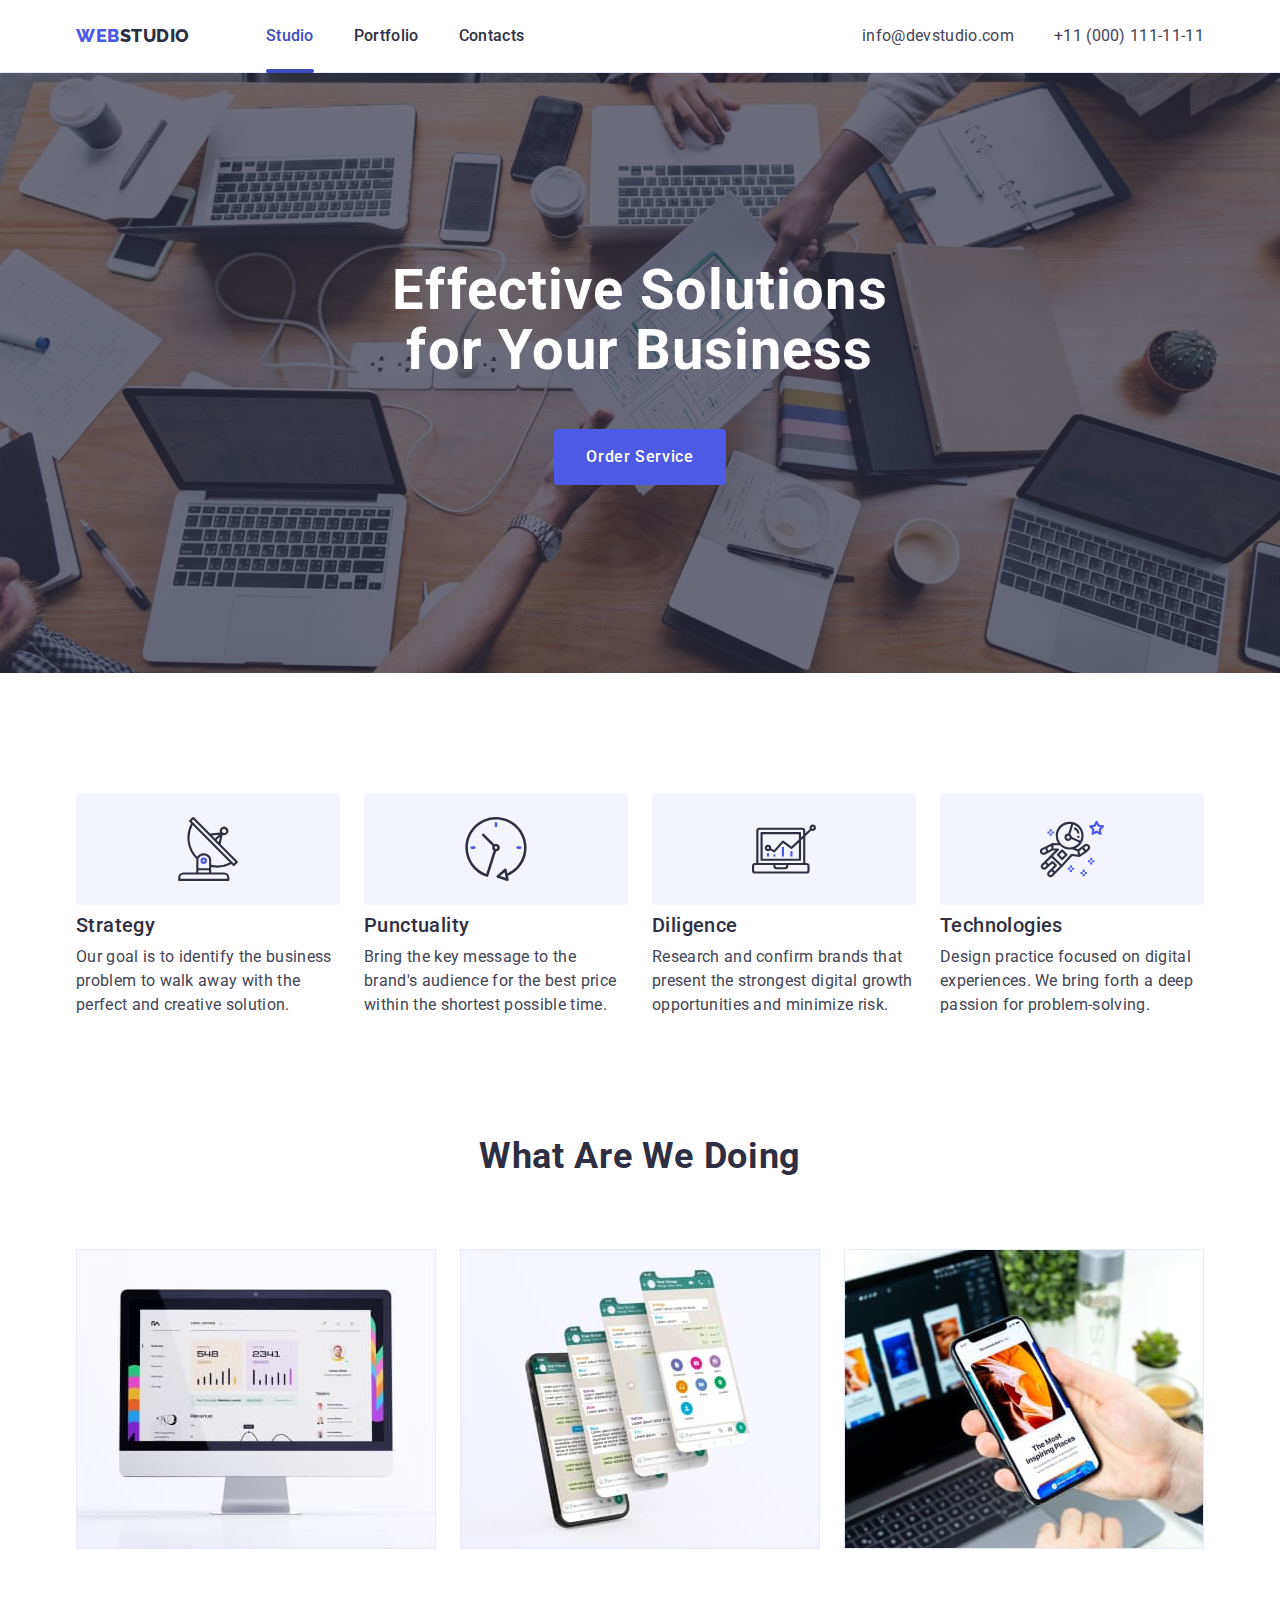
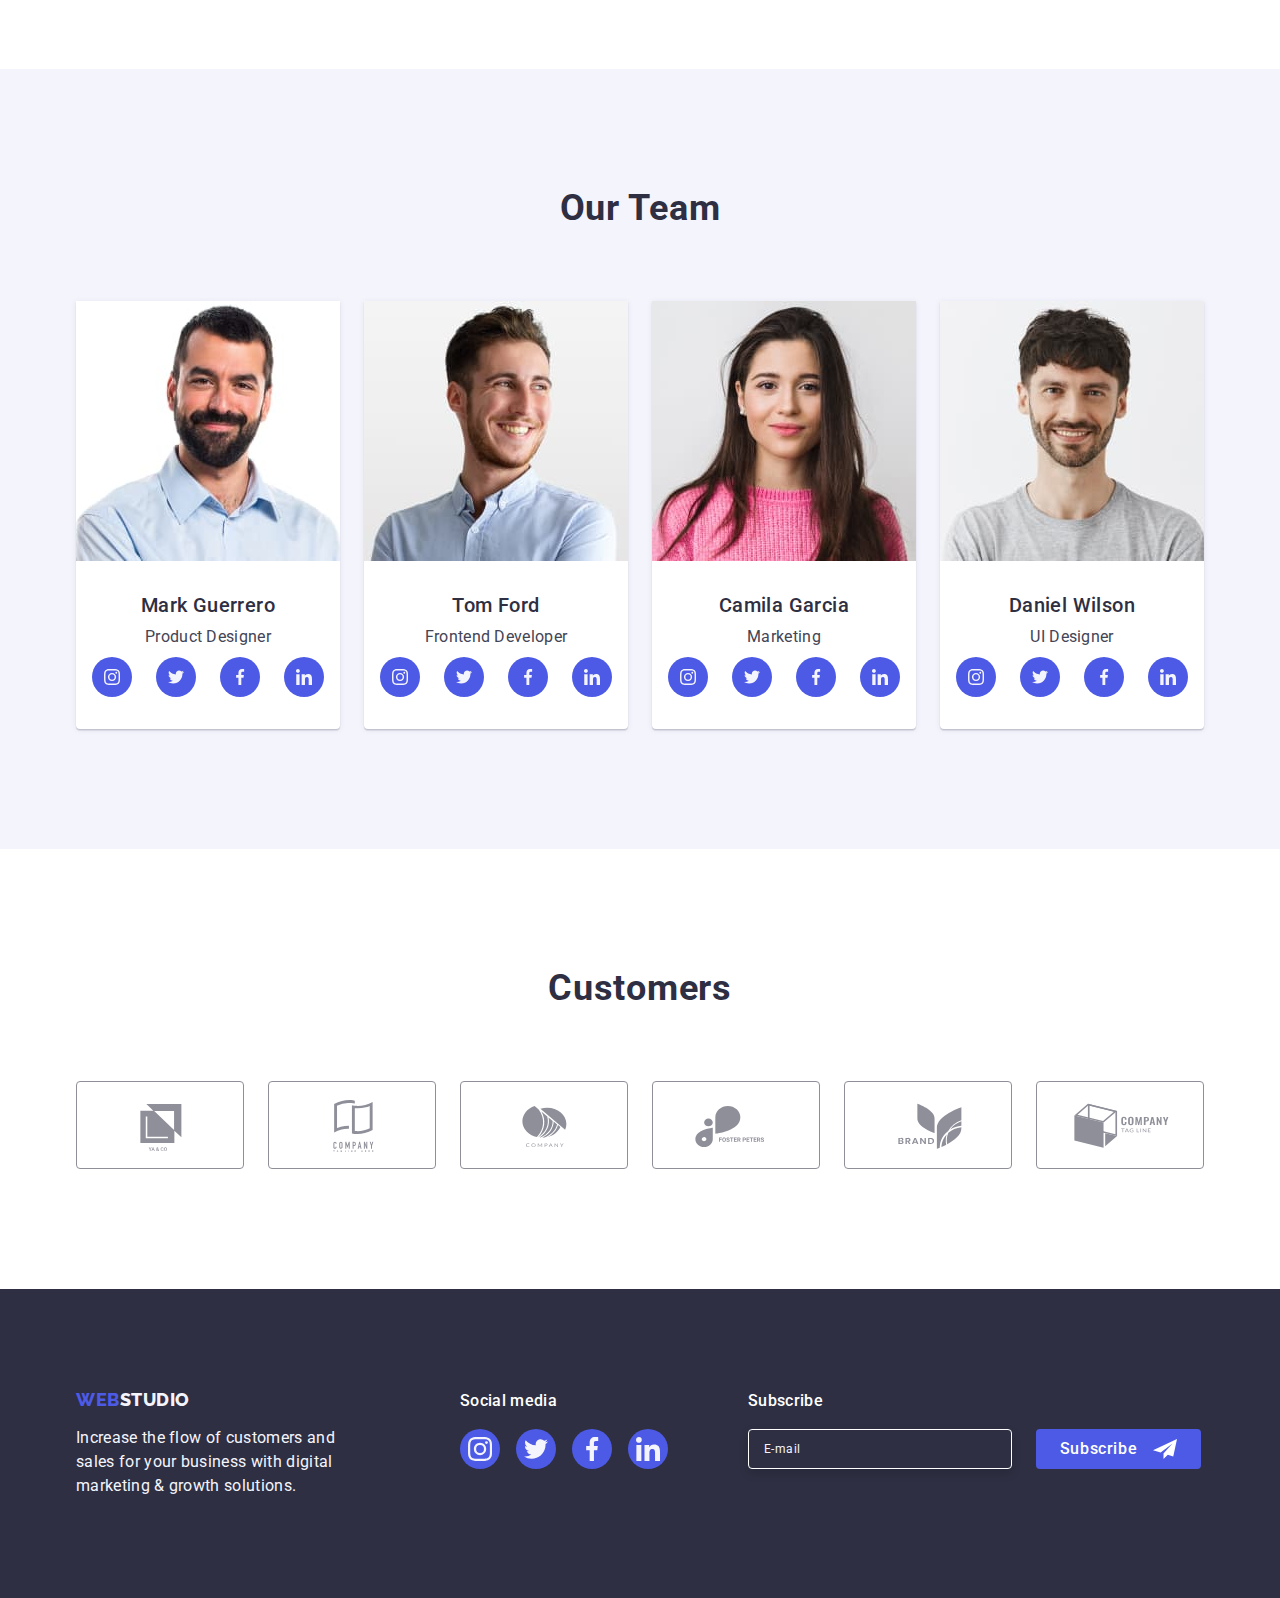
<file: index.html>
<!DOCTYPE html>
<html lang="en">
  <head>
    <meta charset="UTF-8" />
    <meta http-equiv="X-UA-Compatible" content="IE=edge" />
    <meta name="viewport" content="width=device-width, initial-scale=1.0" />
    <title>Document</title>
    <link rel="preconnect" href="https://fonts.googleapis.com" />
    <link rel="preconnect" href="https://fonts.gstatic.com" crossorigin />
    <link
      href="https://fonts.googleapis.com/css2?family=Raleway:wght@800&family=Roboto:wght@400;500;700&display=swap"
      rel="stylesheet"
    />
    <link
      rel="stylesheet"
      href="https://cdnjs.cloudflare.com/ajax/libs/modern-normalize/1.1.0/modern-normalize.min.css"
    />
    <link rel="stylesheet" href="./css/styles.css" />
  </head>
  <body>
    <header class="header">
      <div class="container wrapper">
        <nav class="nav">
          <a class="logo link" href="./index.html">
            Web<span class="logo-studio">Studio</span></a
          >
          <ul class="list header-list">
            <li class="header-item">
              <a class="nav-element link current" href="./index.html">Studio</a>
            </li>
            <li class="header-item">
              <a class="nav-element link" href="./portfolio.html">Portfolio</a>
            </li>
            <li class="header-item">
              <a class="nav-element link" href="">Contacts</a>
            </li>
          </ul>
        </nav>
        <address class="address">
          <ul class="address list">
            <li>
              <a class="contact link" href="mailto:info@devstudio.com"
                >info@devstudio.com</a
              >
            </li>
            <li>
              <a class="contact link" href="tel:+110001111111"
                >+11 (000) 111-11-11</a
              >
            </li>
          </ul>
        </address>
      </div>
    </header>
    <main>
      <section class="hero">
        <div class="container">
          <h1 class="hero-title">Effective Solutions for Your Business</h1>
          <button type="button" class="button" data-modal-open>
            Order Service
          </button>
        </div>
      </section>
      <section class="section section-approaches">
        <div class="container">
          <h2 class="section-title visually-hidden">Ways to achieve success</h2>
          <ul class="feature-list list">
            <li class="feature-item">
              <div class="feature-icon-container">
                <svg class="feature-icon" width="64" height="64">
                  <use href="./images/icons.svg#icon-antenna"></use>
                </svg>
              </div>
              <h3 class="sub-title">Strategy</h3>
              <p class="text">
                Our goal is to identify the business problem to walk away with
                the perfect and creative solution.
              </p>
            </li>
            <li class="feature-item">
              <div class="feature-icon-container">
                <svg class="feature-icon" width="64" height="64">
                  <use href="./images/icons.svg#icon-clock"></use>
                </svg>
              </div>
              <h3 class="sub-title">Punctuality</h3>
              <p class="text">
                Bring the key message to the brand's audience for the best price
                within the shortest possible time.
              </p>
            </li>
            <li class="feature-item">
              <div class="feature-icon-container">
                <svg class="feature-icon" width="64" height="64">
                  <use href="./images/icons.svg#icon-diagram"></use>
                </svg>
              </div>
              <h3 class="sub-title">Diligence</h3>
              <p class="text">
                Research and confirm brands that present the strongest digital
                growth opportunities and minimize risk.
              </p>
            </li>
            <li class="feature-item">
              <div class="feature-icon-container">
                <svg class="feature-icon" width="64" height="64">
                  <use href="./images/icons.svg#icon-astronaut"></use>
                </svg>
              </div>
              <h3 class="sub-title">Technologies</h3>
              <p class="text">
                Design practice focused on digital experiences. We bring forth a
                deep passion for problem-solving.
              </p>
            </li>
          </ul>
        </div>
      </section>

      <section class="section section-projects">
        <div class="container">
          <h2 class="section-title">What are we doing</h2>
          <ul class="list projects-list">
            <li class="projects-item">
              <img
                src="./images/section1/Rectangle_1.jpg"
                alt="Monitor"
                width="360"
              />
            </li>
            <li class="projects-item">
              <img
                src="./images/section1/Rectangle_2.jpg"
                alt="Phones"
                width="360"
              />
            </li>
            <li class="projects-item">
              <img
                src="./images/section1/Rectangle_3.jpg"
                alt="Phone"
                width="360"
              />
            </li>
          </ul>
        </div>
      </section>
      <section class="section section-team">
        <div class="container">
          <h2 class="section-title">Our Team</h2>
          <ul class="list card-list">
            <li class="card-item">
              <img
                src="./images/section2/img_1.jpg"
                alt="Foto Mark Guerrero"
                width="264"
              />
              <div class="card-description">
                <h3 class="sub-title">Mark Guerrero</h3>
                <p class="text card-description-text">Product Designer</p>
                <ul class="social-list list">
                  <li class="social-item">
                    <a
                      class="social-link link"
                      href=""
                      aria-label="instagram icon"
                    >
                      <svg class="social-icon" width="16" height="16">
                        <use href="./images/icons.svg#icon-instagram"></use>
                      </svg>
                    </a>
                  </li>
                  <li class="social-item">
                    <a
                      class="social-link link"
                      href=""
                      aria-label="twitter icon"
                    >
                      <svg class="social-icon" width="16" height="16">
                        <use href="./images/icons.svg#icon-twitter"></use>
                      </svg>
                    </a>
                  </li>
                  <li class="social-item">
                    <a
                      class="social-link link"
                      href=""
                      aria-label="facebook icon"
                    >
                      <svg class="social-icon" width="16" height="16">
                        <use href="./images/icons.svg#icon-facebook"></use>
                      </svg>
                    </a>
                  </li>
                  <li class="social-item">
                    <a
                      class="social-link link"
                      href=""
                      aria-label="linkedin icon"
                    >
                      <svg class="social-icon" width="16" height="16">
                        <use href="./images/icons.svg#icon-linkedin"></use>
                      </svg>
                    </a>
                  </li>
                </ul>
              </div>
            </li>
            <li class="card-item">
              <img
                src="./images/section2/img_2.jpg"
                alt="Foto Tom Ford"
                width="264"
              />
              <div class="card-description">
                <h3 class="sub-title">Tom Ford</h3>
                <p class="text card-description-text">Frontend Developer</p>
                <ul class="social-list list">
                  <li class="social-item">
                    <a
                      class="social-link link"
                      href=""
                      aria-label="instagram icon"
                    >
                      <svg class="social-icon" width="16" height="16">
                        <use href="./images/icons.svg#icon-instagram"></use>
                      </svg>
                    </a>
                  </li>
                  <li class="social-item">
                    <a
                      class="social-link link"
                      href=""
                      aria-label="twitter icon"
                    >
                      <svg class="social-icon" width="16" height="16">
                        <use href="./images/icons.svg#icon-twitter"></use>
                      </svg>
                    </a>
                  </li>
                  <li class="social-item">
                    <a
                      class="social-link link"
                      href=""
                      aria-label="facebook icon"
                    >
                      <svg class="social-icon" width="16" height="16">
                        <use href="./images/icons.svg#icon-facebook"></use>
                      </svg>
                    </a>
                  </li>
                  <li class="social-item">
                    <a
                      class="social-link link"
                      href=""
                      aria-label="linkedin icon"
                    >
                      <svg class="social-icon" width="16" height="16">
                        <use href="./images/icons.svg#icon-linkedin"></use>
                      </svg>
                    </a>
                  </li>
                </ul>
              </div>
            </li>
            <li class="card-item">
              <img
                src="./images/section2/img_3.jpg"
                alt="Foto Camila Garcia"
                width="264"
              />
              <div class="card-description">
                <h3 class="sub-title">Camila Garcia</h3>
                <p class="text card-description-text">Marketing</p>
                <ul class="social-list list">
                  <li class="social-item">
                    <a
                      class="social-link link"
                      href=""
                      aria-label="instagram icon"
                    >
                      <svg class="social-icon" width="16" height="16">
                        <use href="./images/icons.svg#icon-instagram"></use>
                      </svg>
                    </a>
                  </li>
                  <li class="social-item">
                    <a
                      class="social-link link"
                      href=""
                      aria-label="twitter icon"
                    >
                      <svg class="social-icon" width="16" height="16">
                        <use href="./images/icons.svg#icon-twitter"></use>
                      </svg>
                    </a>
                  </li>
                  <li class="social-item">
                    <a
                      class="social-link link"
                      href=""
                      aria-label="facebook icon"
                    >
                      <svg class="social-icon" width="16" height="16">
                        <use href="./images/icons.svg#icon-facebook"></use>
                      </svg>
                    </a>
                  </li>
                  <li class="social-item">
                    <a
                      class="social-link link"
                      href=""
                      aria-label="linkedin icon"
                    >
                      <svg class="social-icon" width="16" height="16">
                        <use href="./images/icons.svg#icon-linkedin"></use>
                      </svg>
                    </a>
                  </li>
                </ul>
              </div>
            </li>
            <li class="card-item">
              <img
                src="./images/section2/img_4.jpg"
                alt="Foto Daniel Wilson"
                width="264"
              />
              <div class="card-description">
                <h3 class="sub-title">Daniel Wilson</h3>
                <p class="text card-description-text">UI Designer</p>
                <ul class="social-list list">
                  <li class="social-item">
                    <a
                      class="social-link link"
                      href=""
                      aria-label="instagram icon"
                    >
                      <svg class="social-icon" width="16" height="16">
                        <use href="./images/icons.svg#icon-instagram"></use>
                      </svg>
                    </a>
                  </li>
                  <li class="social-item">
                    <a
                      class="social-link link"
                      href=""
                      aria-label="twitter icon"
                    >
                      <svg class="social-icon" width="16" height="16">
                        <use href="./images/icons.svg#icon-twitter"></use>
                      </svg>
                    </a>
                  </li>
                  <li class="social-item">
                    <a
                      class="social-link link"
                      href=""
                      aria-label="facebook icon"
                    >
                      <svg class="social-icon" width="16" height="16">
                        <use href="./images/icons.svg#icon-facebook"></use>
                      </svg>
                    </a>
                  </li>
                  <li class="social-item">
                    <a
                      class="social-link link"
                      href=""
                      aria-label="linkedin icon"
                    >
                      <svg class="social-icon" width="16" height="16">
                        <use href="./images/icons.svg#icon-linkedin"></use>
                      </svg>
                    </a>
                  </li>
                </ul>
              </div>
            </li>
          </ul>
        </div>
      </section>
      <section class="customers section">
        <div class="container">
          <h2 class="section-title title-section-customers">Customers</h2>
          <ul class="list-customers list">
            <li class="item-customer">
              <a href="" class="link-customer link">
                <svg class="customer-icon" width="104" height="56">
                  <use href="./images/icons.svg#icon-logo0"></use>
                </svg>
              </a>
            </li>
            <li class="item-customer">
              <a href="" class="link-customer link">
                <svg class="customer-icon" width="104" height="56">
                  <use href="./images/icons.svg#icon-logo1"></use>
                </svg>
              </a>
            </li>
            <li class="item-customer">
              <a href="" class="link-customer link">
                <svg class="customer-icon" width="104" height="56">
                  <use href="./images/icons.svg#icon-logo2"></use>
                </svg>
              </a>
            </li>
            <li class="item-customer">
              <a href="" class="link-customer link">
                <svg class="customer-icon" width="104" height="56">
                  <use href="./images/icons.svg#icon-logo3"></use>
                </svg>
              </a>
            </li>
            <li class="item-customer">
              <a href="" class="link-customer link">
                <svg class="customer-icon" width="104" height="56">
                  <use href="./images/icons.svg#icon-logo4"></use>
                </svg>
              </a>
            </li>
            <li class="item-customer">
              <a href="" class="link-customer link">
                <svg class="customer-icon" width="104" height="56">
                  <use href="./images/icons.svg#icon-logo5"></use>
                </svg>
              </a>
            </li>
          </ul>
        </div>
      </section>
    </main>

    <footer class="footer">
      <div class="container footer-wrapper">
        <div class="footer-info">
          <a class="logo logo-footer link" href="./index.html">
            Web<span class="footer-studio">Studio</span></a
          >
          <p class="footer-text">
            Increase the flow of customers and sales for your business with
            digital marketing & growth solutions.
          </p>
        </div>
        <div class="footer-social">
          <p class="footer-text footer-text-icon">Social media</p>
          <ul class="footer-social-list list">
            <li class="social-item">
              <a
                class="footer-social-link link"
                href=""
                aria-label="instagram icon"
              >
                <svg class="social-icon" width="24" height="24">
                  <use href="./images/icons.svg#icon-instagram"></use>
                </svg>
              </a>
            </li>
            <li class="social-item">
              <a
                class="footer-social-link link"
                href=""
                aria-label="twitter icon"
              >
                <svg class="social-icon" width="24" height="24">
                  <use href="./images/icons.svg#icon-twitter"></use>
                </svg>
              </a>
            </li>
            <li class="social-item">
              <a
                class="footer-social-link link"
                href=""
                aria-label="facebook icon"
              >
                <svg class="social-icon" width="24" height="24">
                  <use href="./images/icons.svg#icon-facebook"></use>
                </svg>
              </a>
            </li>
            <li class="social-item">
              <a
                class="footer-social-link link"
                href=""
                aria-label="linkedin icon"
              >
                <svg class="social-icon" width="24" height="24">
                  <use href="./images/icons.svg#icon-linkedin"></use>
                </svg>
              </a>
            </li>
          </ul>
        </div>
        <!-- form-footer -->
        <div class="form-footer">
          <p class="footer-media">Subscribe</p>

          <form name="cont-grup">
            <div class="footer-subscribe">
              <label class="footer-label">
                <input
                  class="footer-input"
                  type="email"
                  name="e-mail"
                  placeholder=" "
                />
                <span class="footer-label-email">E-mail</span>
              </label>

              <div class="subscribe-btn-box">
                <button class="subscribe-btn link" type="button">
                  Subscribe
                  <svg class="subscribe-btn-icon" width="24" height="24">
                    <use href="./images/icons.svg#frame-3"></use>
                  </svg>
                </button>
              </div>
            </div>
          </form>
        </div>
      </div>
    </footer>
    <!-- Modal window -->
    <div class="backdrop is-hidden" data-modal>
      <div class="modal">
        <button class="btn-modal-close" type="button" data-modal-close>
          <svg class="close-icon" width="8" height="8">
            <use href="./images/icons.svg#icon-close-modal"></use>
          </svg>
        </button>
        <!-- start -->
        <form class="form" name="user-contacts">
          <p class="form-text">Leave your contacts and we will call you back</p>
          <label class="modal-form-label" for="user-name">Name</label>
          <div class="modal-form-field">
            <input
              class="modal-form-input"
              type="text"
              name="name"
              id="user-name"
              autofocus
            />
            <svg class="user-icon" width="18" height="24">
              <use href="./images/icons.svg#person-black-18dp-1"></use>
            </svg>
          </div>

          <label class="modal-form-label" for="user-tel">Phone</label>
          <div class="modal-form-field">
            <input
              class="modal-form-input"
              type="tel"
              name="telefon"
              id="user-tel"
            />
            <svg class="user-icon" width="18" height="24">
              <use href="./images/icons.svg#phone-black-18dp-1"></use>
            </svg>
          </div>

          <label class="modal-form-label" for="user-email">Email</label>
          <div class="modal-form-field">
            <input
              class="modal-form-input"
              type="email"
              name="e-mail"
              id="user-email"
            />
            <svg class="user-icon" width="18" height="24">
              <use href="./images/icons.svg#email-black-18dp-1"></use>
            </svg>
          </div>

          <label class="modal-form-label" for="user-comment">Comment</label>
          <textarea
            class="comment-text"
            name="comment"
            rows="10"
            id="user-comment"
            placeholder="Text input"
          ></textarea>

          <!-- active check -->

          <label class="forma-agreement">
            <input
              class="agreement-input visually-hidden"
              type="checkbox"
              name="agreement"
            />
            <svg class="agreement-svg" width="16" height="16">
              <use
                class="agreement-icon-default"
                href="./images/icons.svg#property-default"
              ></use>
              <use
                class="agreement-icon-activ"
                href="./images/icons.svg#property-click"
              ></use>
            </svg>
            <span class="policy"
              >I accept the terms and conditions of the
              <a class="policy-link" href="">Privacy Policy </a>
            </span>
          </label>

          <button class="form-btn" type="submit">Send</button>
        </form>
      </div>
    </div>

    <script src="./js/modal.js"></script>
  </body>
</html>
</file>
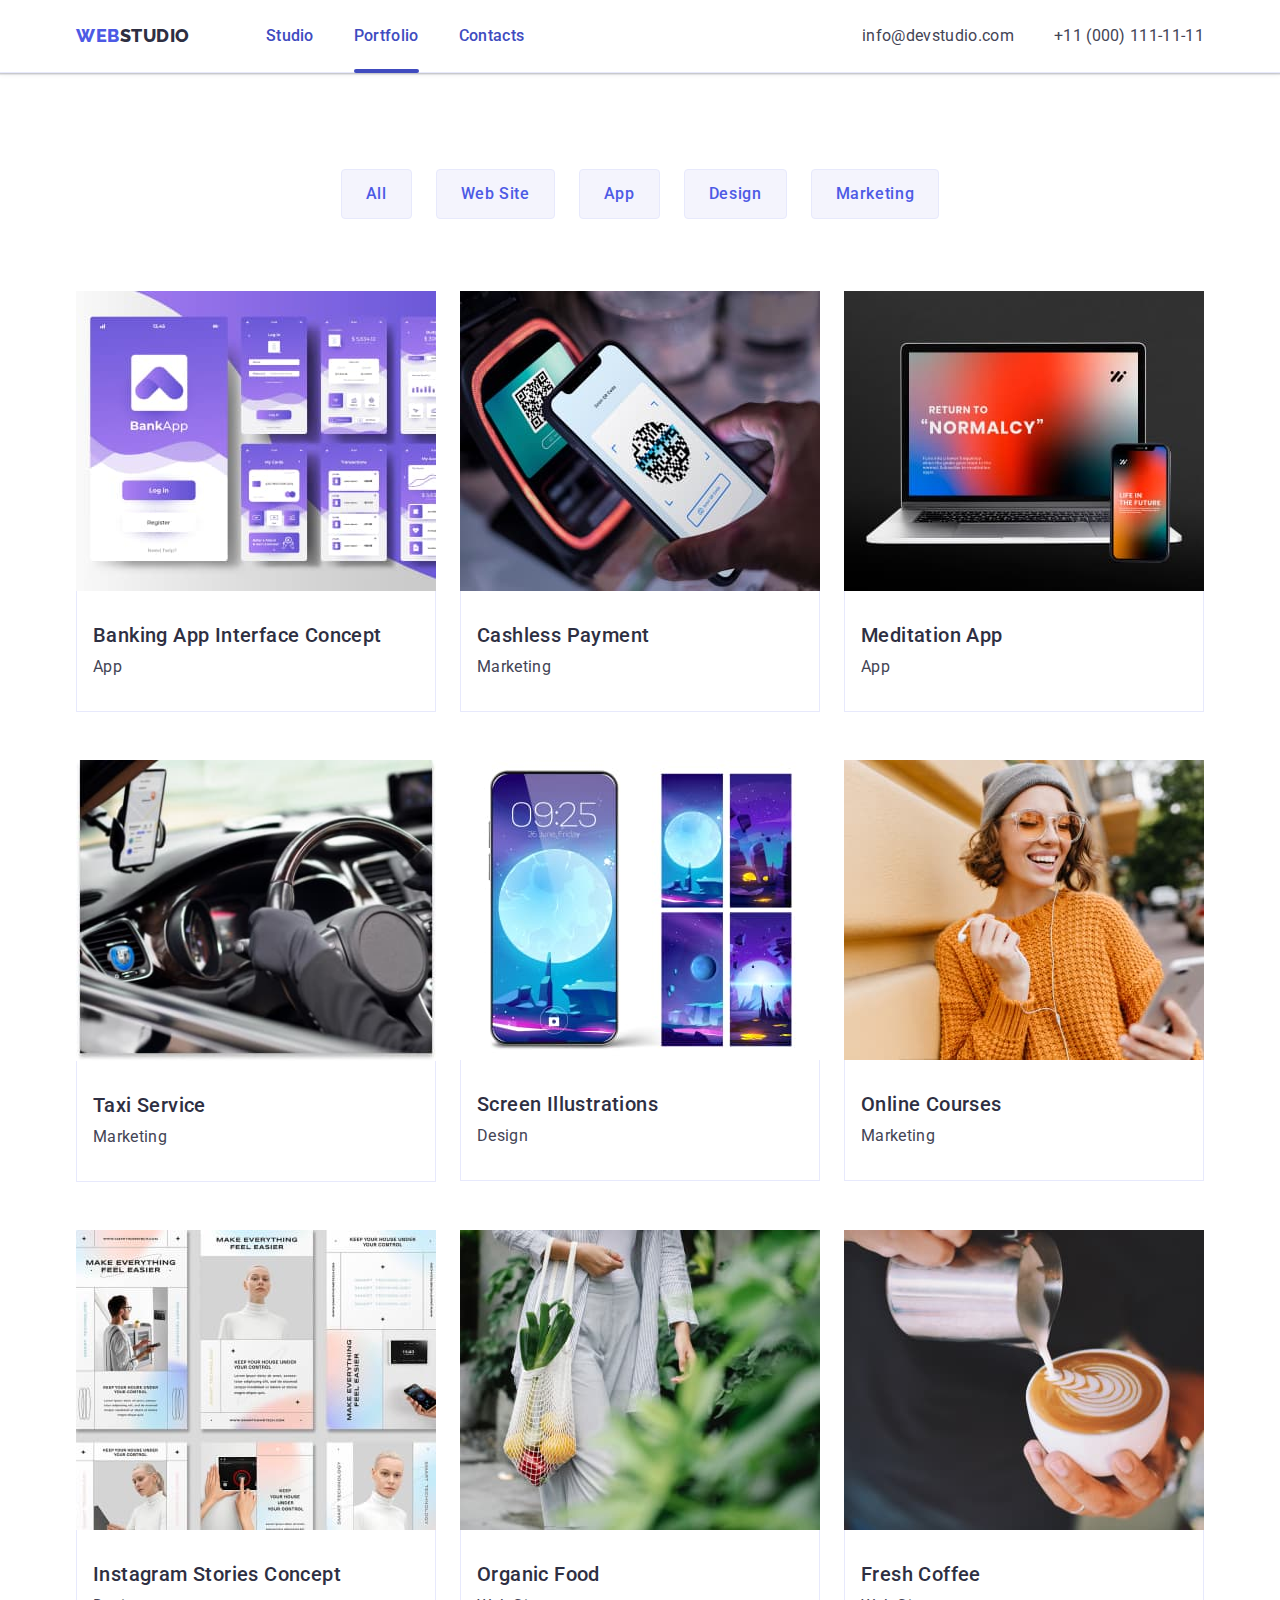
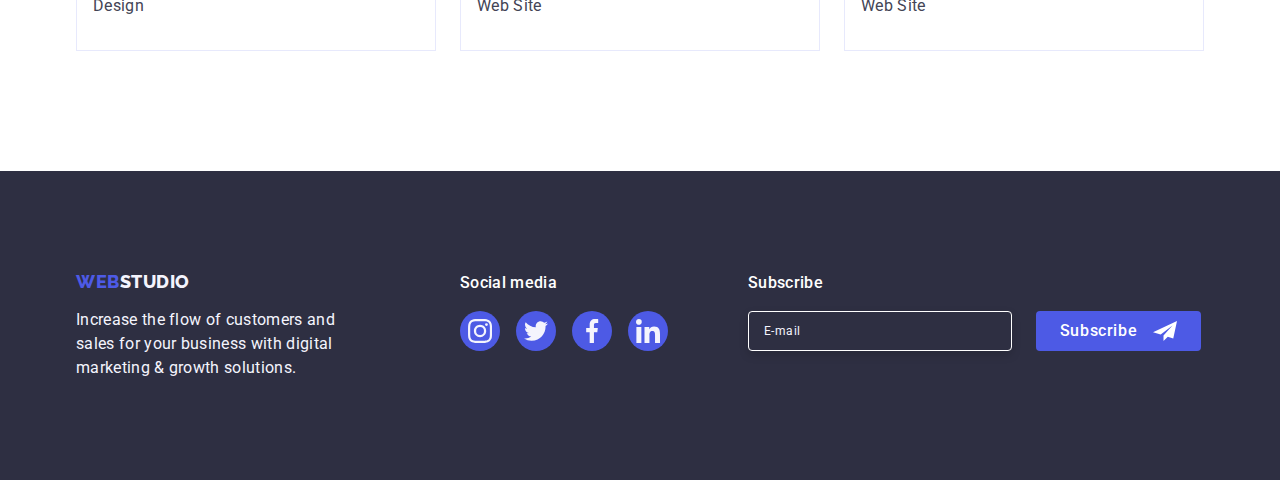
<file: portfolio.html>
<!DOCTYPE html>
<html lang="en">
  <head>
    <meta charset="UTF-8" />
    <meta http-equiv="X-UA-Compatible" content="IE=edge" />
    <meta name="viewport" content="width=device-width, initial-scale=1.0" />
    <title>Document</title>
    <link rel="preconnect" href="https://fonts.googleapis.com" />
    <link rel="preconnect" href="https://fonts.gstatic.com" crossorigin />
    <link
      href="https://fonts.googleapis.com/css2?family=Raleway:wght@800&family=Roboto:wght@400;500;700&display=swap"
      rel="stylesheet"
    />
    <link
      rel="stylesheet"
      href="https://cdnjs.cloudflare.com/ajax/libs/modern-normalize/1.1.0/modern-normalize.min.css"
    />
    <link rel="stylesheet" href="./css/styles.css" />
  </head>
  <body>
    <header class="header">
      <div class="container wrapper">
        <nav class="nav">
          <a class="logo link" href="./index.html">
            Web<span class="logo-studio">Studio</span></a
          >
          <ul class="list header-list">
            <li class="header-item">
              <a class="nav-element link autoper" href="./index.html">Studio</a>
            </li>
            <li class="header-item">
              <a
                class="nav-element link current autoper"
                href="./portfolio.html"
                >Portfolio</a
              >
            </li>
            <li class="header-item">
              <a class="nav-element link autoper" href="">Contacts</a>
            </li>
          </ul>
        </nav>
        <address class="address">
          <ul class="address list">
            <li>
              <a class="contact link" href="mailto:info@devstudio.com"
                >info@devstudio.com</a
              >
            </li>
            <li>
              <a class="contact link" href="tel:+110001111111"
                >+11 (000) 111-11-11</a
              >
            </li>
          </ul>
        </address>
      </div>
    </header>
    <main>
      <section class="work">
        <div class="container">
          <h1 class="visually-hidden">Work</h1>
          <ul class="list work-btn">
            <li><button type="button" class="btn">All</button></li>
            <li><button type="button" class="btn">Web Site</button></li>
            <li><button type="button" class="btn">App</button></li>
            <li><button type="button" class="btn">Design</button></li>
            <li><button type="button" class="btn">Marketing</button></li>
          </ul>
          <ul class="list work-foto">
            <li class="work-item">
              <a href="" class="work-foto-link link">
                <div class="team-box">
                  <img
                    class="img"
                    src="./images/portfolio/img1.jpg"
                    alt="Banking App"
                    width="360"
                  />
                  <p class="overlay-label">
                    14 Stylish and User-Friendly App Design Concepts · Task
                    Manager App · Calorie Tracker App · Exotic Fruit Ecommerce
                    App · Cloud Storage App At, velit.
                  </p>
                </div>
                <div class="work-description">
                  <h2 class="sub-title">Banking App Interface Concept</h2>
                  <p class="text">App</p>
                </div>
              </a>
            </li>
            <li class="work-item">
              <a href="" class="work-foto-link link">
                <div class="team-box">
                  <img
                    class="img"
                    src="./images/portfolio/img2.jpg"
                    alt="cashless-payment"
                    width="360"
                  />
                  <p class="overlay-label">
                    14 Stylish and User-Friendly App Design Concepts · Task
                    Manager App · Calorie Tracker App · Exotic Fruit Ecommerce
                    App · Cloud Storage App At, velit.
                  </p>
                </div>
                <div class="work-description">
                  <h2 class="sub-title">Cashless Payment</h2>
                  <p class="text">Marketing</p>
                </div>
              </a>
            </li>
            <li class="work-item">
              <a href="" class="work-foto-link link">
                <div class="team-box">
                  <img
                    class="img"
                    src="./images/portfolio/img3.jpg"
                    alt="meditation-app"
                    width="360"
                  />
                  <p class="overlay-label">
                    14 Stylish and User-Friendly App Design Concepts · Task
                    Manager App · Calorie Tracker App · Exotic Fruit Ecommerce
                    App · Cloud Storage App At, velit.
                  </p>
                </div>
                <div class="work-description">
                  <h2 class="sub-title">Meditation App</h2>
                  <p class="text">App</p>
                </div>
              </a>
            </li>
            <li class="work-item">
              <a href="" class="work-foto-link link">
                <div class="team-box">
                  <img
                    class="img"
                    src="./images/portfolio/img4.jpg"
                    alt="Taxi Service"
                    width="360"
                  />
                  <p class="overlay-label">
                    14 Stylish and User-Friendly App Design Concepts · Task
                    Manager App · Calorie Tracker App · Exotic Fruit Ecommerce
                    App · Cloud Storage App At, velit.
                  </p>
                </div>
                <div class="work-description">
                  <h2 class="sub-title">Taxi Service</h2>
                  <p class="text">Marketing</p>
                </div>
              </a>
            </li>
            <li class="work-item">
              <a href="" class="work-foto-link link">
                <div class="team-box">
                  <img
                    class="img"
                    src="./images/portfolio/img5.jpg"
                    alt="Screen Illustrations"
                    width="360"
                  />
                  <p class="overlay-label">
                    14 Stylish and User-Friendly App Design Concepts · Task
                    Manager App · Calorie Tracker App · Exotic Fruit Ecommerce
                    App · Cloud Storage App At, velit.
                  </p>
                </div>
                <div class="work-description">
                  <h2 class="sub-title">Screen Illustrations</h2>
                  <p class="text">Design</p>
                </div>
              </a>
            </li>
            <li class="work-item">
              <a href="" class="work-foto-link link">
                <div class="team-box">
                  <img
                    class="img"
                    src="./images/portfolio/img6.jpg"
                    alt="Online Courses"
                    width="360"
                  />
                  <p class="overlay-label">
                    14 Stylish and User-Friendly App Design Concepts · Task
                    Manager App · Calorie Tracker App · Exotic Fruit Ecommerce
                    App · Cloud Storage App At, velit.
                  </p>
                </div>
                <div class="work-description">
                  <h2 class="sub-title">Online Courses</h2>
                  <p class="text">Marketing</p>
                </div>
              </a>
            </li>
            <li class="work-item">
              <a href="" class="work-foto-link link">
                <div class="team-box">
                  <img
                    class="img"
                    src="./images/portfolio/img7.jpg"
                    alt="Instagram Stories Concept"
                    width="360"
                  />
                  <p class="overlay-label">
                    14 Stylish and User-Friendly App Design Concepts · Task
                    Manager App · Calorie Tracker App · Exotic Fruit Ecommerce
                    App · Cloud Storage App At, velit.
                  </p>
                </div>
                <div class="work-description">
                  <h2 class="sub-title">Instagram Stories Concept</h2>
                  <p class="text">Design</p>
                </div>
              </a>
            </li>
            <li class="work-item">
              <a href="" class="work-foto-link link">
                <div class="team-box">
                  <img
                    class="img"
                    src="./images/portfolio/img8.jpg"
                    alt="Organic Food"
                    width="360"
                  />
                  <p class="overlay-label">
                    14 Stylish and User-Friendly App Design Concepts · Task
                    Manager App · Calorie Tracker App · Exotic Fruit Ecommerce
                    App · Cloud Storage App At, velit.
                  </p>
                </div>
                <div class="work-description">
                  <h2 class="sub-title">Organic Food</h2>
                  <p class="text">Web Site</p>
                </div>
              </a>
            </li>
            <li class="work-item">
              <a href="" class="work-foto-link link">
                <div class="team-box">
                  <img
                    class="img"
                    src="./images/portfolio/img9.jpg"
                    alt="Fresh Coffee"
                    width="360"
                  />
                  <p class="overlay-label">
                    14 Stylish and User-Friendly App Design Concepts · Task
                    Manager App · Calorie Tracker App · Exotic Fruit Ecommerce
                    App · Cloud Storage App At, velit.
                  </p>
                </div>
                <div class="work-description">
                  <h2 class="sub-title">Fresh Coffee</h2>
                  <p class="text">Web Site</p>
                </div>
              </a>
            </li>
          </ul>
        </div>
      </section>
    </main>
    <footer class="footer">
      <div class="container footer-wrapper">
        <div class="footer-info">
          <a class="logo logo-footer link" href="./index.html">
            Web<span class="footer-studio">Studio</span></a
          >
          <p class="footer-text">
            Increase the flow of customers and sales for your business with
            digital marketing & growth solutions.
          </p>
        </div>
        <div class="footer-social">
          <p class="footer-text footer-text-icon">Social media</p>
          <ul class="footer-social-list list">
            <li class="social-item">
              <a
                class="footer-social-link link"
                href=""
                aria-label="instagram icon"
              >
                <svg class="social-icon" width="24" height="24">
                  <use href="./images/icons.svg#icon-instagram"></use>
                </svg>
              </a>
            </li>
            <li class="social-item">
              <a
                class="footer-social-link link"
                href=""
                aria-label="twitter icon"
              >
                <svg class="social-icon" width="24" height="24">
                  <use href="./images/icons.svg#icon-twitter"></use>
                </svg>
              </a>
            </li>
            <li class="social-item">
              <a
                class="footer-social-link link"
                href=""
                aria-label="facebook icon"
              >
                <svg class="social-icon" width="24" height="24">
                  <use href="./images/icons.svg#icon-facebook"></use>
                </svg>
              </a>
            </li>
            <li class="social-item">
              <a
                class="footer-social-link link"
                href=""
                aria-label="linkedin icon"
              >
                <svg class="social-icon" width="24" height="24">
                  <use href="./images/icons.svg#icon-linkedin"></use>
                </svg>
              </a>
            </li>
          </ul>
        </div>
        <!-- form-footer -->
        <div class="form-footer">
          <p class="footer-media">Subscribe</p>
          <form name="cont-grup">
            <div class="footer-subscribe">
              <label class="footer-label">
                <input
                  class="footer-input"
                  type="email"
                  name="e-mail"
                  placeholder=" "
                />
                <span class="footer-label-email">E-mail</span>
              </label>

              <div class="subscribe-btn-box">
                <button class="subscribe-btn link" type="button">
                  Subscribe
                  <svg class="subscribe-btn-icon" width="24" height="24">
                    <use href="./images/icons.svg#frame-3"></use>
                  </svg>
                </button>
              </div>
            </div>
          </form>
        </div>
      </div>
    </footer>
  </body>
</html>
</file>
<file: css/styles.css>
:root {
  --color-accent: #4d5ae5;
  --bg-accent: #4d5ae5;
  --accent-active: #404bbf;
  --secondary-text-color: #2e2f42;
  --secondary-bg-color: #2e2f42;
  --primary-text-color: #434455;
  --color-cloud: #f4f4fd;
  --bg-btn-portfolio: #f4f4fd;
  --bg-white: #ffffff;
  --text-white: #ffffff;
  --anime-fast: 250ms;
  --form-text-color: #8e8f99;
  --form-placeholder-color: rgba(46, 47, 66, 0.4);
  --cub: cubic-bezier(0.4, 0, 0.2, 1);
  --title-text-color: #2e2f42;
  --accent-color: #4d5ae5;
  --hover-color: #404bbf;
  --hero-text-color: #ffffff;
}

/*------------------------------------------ */

body {
  color: var(--primary-text-color);
  background-color: var(--bg-white);

  font-family: Roboto, sans-serif;
  font-weight: 400;
  font-size: 16px;
  line-height: 1.5;
  letter-spacing: 0.02em;
}

/*---------------------Reset------------------- */
/* reset start */
h1,
h2,
h3,
h4,
h5,
h6,
p {
  margin: 0;
}
img {
  display: block;
  max-width: 100%;
  height: auto;
}

.link {
  text-decoration: none;
  margin: 0;
}
.visually-hidden {
  position: absolute;
  width: 1px;
  height: 1px;
  margin: -1px;
  border: 0;
  padding: 0;
  white-space: nowrap;
  clip-path: inset(100%);
  clip: rect(0 0 0 0);
  overflow: hidden;
}
.header {
  border-bottom: 1px solid #e7e9fc;
  box-shadow: 0px 2px 1px rgba(46, 47, 66, 0.08),
    0px 1px 1px rgba(46, 47, 66, 0.16), 0px 1px 6px rgba(46, 47, 66, 0.08);
}

.container {
  width: 1158px;
  padding-left: 15px;
  padding-right: 15px;
  margin-left: auto;
  margin-right: auto;
  /* outline: 2px solid red; */
}

.wrapper {
  display: flex;
  align-items: center;
}

.logo {
  margin-right: 76px;
  display: inline-block;
  color: var(--color-accent);
  font-family: Raleway, sans-serif;
  font-style: normal;
  font-weight: 800;
  font-size: 18px;
  line-height: 1.17;
  letter-spacing: 0.03em;
  text-transform: uppercase;
}

.logo-studio {
  color: var(--secondary-text-color);
}

.list {
  list-style: none;
  padding: 0;
  margin: 0;
}

.nav {
  display: flex;
  align-items: center;
  margin-right: auto;
}
.header-list {
  /* display: block; */
  display: flex;
  gap: 40px;
}

.nav-element {
  position: relative;
  display: block;
  padding-top: 24px;
  padding-bottom: 24px;
  color: var(--secondary-text-color);
  font-weight: 500;

  transition: color var(--anime-fast) cubic-bezier(0.4, 0, 0.2, 1);
}
.current {
  color: #404bbf;
}
.autoper {
  color: #404bbf;
}

.nav-element:hover,
.nav-element:focus,
.contact:hover,
.contact:focus {
  color: var(--accent-active);
}

.nav-element::after {
  content: "";
  position: absolute;
  width: 100%;
  height: 4px;
  left: 0px;
  bottom: -1px;

  background-color: #404bbf;
  border-radius: 2px;
  opacity: 0;

  transition: color var(--anime-fast) cubic-bezier(0.4, 0, 0.2, 1),
    background-color var(--anime-fast) cubic-bezier(0.4, 0, 0.2, 1);
}

.nav-element.current::after,
.nav-element:focus::after,
.nav-element:hover::after {
  opacity: 1;
  background-color: var(--accent-active);
}

.address {
  font-style: normal;

  display: flex;
  align-items: center;
  gap: 40px;
}

.contact {
  padding-top: 24px;
  padding-bottom: 24px;

  color: var(--primary-text-color);

  transition: color var(--anime-fast) cubic-bezier(0.4, 0, 0.2, 1);
}
.hero {
  text-align: center;

  padding: 188px 0 188px 0;
  margin: auto;
  background-image: linear-gradient(
      rgba(46, 47, 66, 0.7),
      rgba(46, 47, 66, 0.7)
    ),
    url(../images/people-office.jpg);
  max-width: 1440px;
  height: 600px;
  background-repeat: no-repeat;
  background-position: center;
  background-size: cover;
  background-color: var(--secondary-bg-color);
}

.hero-title {
  color: var(--bg-white);
  font-weight: 700;
  font-size: 56px;
  line-height: 1.07;
  letter-spacing: 0.02em;

  max-width: 496px;
  text-align: center;
  margin: 0 auto 48px;
}

.button {
  display: block;
  padding: 16px 32px 16px 32px;
  min-width: 169px;
  /* align-items: center; */
  justify-content: center;
  margin: 0 auto;

  color: var(--bg-white);
  font-family: inherit;
  background-color: var(--bg-accent);
  font-weight: 500;
  font-size: 16px;
  line-height: 1.5;

  letter-spacing: 0.04em;
  cursor: pointer;

  border-radius: 4px;
  border: none;
  transition: background-color var(--anime-fast) cubic-bezier(0.4, 0, 0.2, 1);
}

.button:hover,
.button:focus {
  background-color: var(--accent-active);
}

.section {
  padding-top: 120px;
  padding-bottom: 120px;
}

.section-title {
  color: var(--secondary-text-color);
  font-weight: 700;
  font-size: 36px;
  line-height: 1.11;
  text-align: center;
  letter-spacing: 0.02em;
  text-transform: capitalize;

  margin-bottom: 72px;
}

.feature-list {
  display: flex;
  justify-content: center;
  gap: 24px;
}

.feature-item {
  width: calc((100% - 72px) / 4);
}

.feature-icon-container {
  display: flex;
  justify-content: center;
  align-items: center;
  margin-bottom: 8px;
  text-align: center;
  width: 264px;
  height: 112px;

  background-color: #f4f4fd;
  border-radius: 4px;
}
.feature-icon {
}
.section-projects {
  padding-top: 0;
}
.projects-list {
  display: flex;
  justify-content: center;
  gap: 24px;
}

.projects-item {
  /* outline: 1px solid red; */
}
.sub-title {
  color: var(--secondary-text-color);
  font-weight: 500;
  font-size: 20px;
  line-height: 1.2;
  letter-spacing: 0.02em;

  margin-bottom: 8px;
}

.section-team {
  background-color: var(--color-cloud);
}
.card-list {
  display: flex;
  justify-content: center;
  gap: 24px;
}
.card-item {
  box-shadow: 0px 1px 6px rgba(46, 47, 66, 0.08),
    0px 1px 1px rgba(46, 47, 66, 0.16), 0px 2px 1px rgba(46, 47, 66, 0.08);
  border-bottom-right-radius: 4px;
  border-bottom-left-radius: 4px;

  background-color: var(--bg-white);
}
.card-description {
  text-align: center;

  padding: 32px 0;
  /* outline: 1px solid green; */
}

.text {
  color: var(--primary-text-color);
}
.card-description-text {
  margin-bottom: 8px;
}
.social-list {
  display: flex;
  justify-content: center;
  align-items: center;
  gap: 24px;

  padding: 0px;
}

.customers {
}
.title-section-customers {
  line-height: 1.1;
}

.list-customers {
  display: flex;
  justify-content: center;
  gap: 24px;
}

.social-link {
  display: flex;
  justify-content: center;
  align-items: center;

  width: 40px;
  height: 40px;

  color: #ffffff;
  background-color: #4d5ae5;
  border-radius: 50%;

  transition: background-color var(--anime-fast) cubic-bezier(0.4, 0, 0.2, 1);
}

.social-link:focus,
.social-link:hover {
  background-color: #404bbf;
}

.social-icon {
  fill: #f4f4fd;
}

.section-customer {
  line-height: 1.1;
}
.item-customer {
}

.link-customer {
  display: flex;
  justify-content: center;
  align-items: center;
  width: 168px;
  height: 88px;
  gap: 24px;

  color: #8e8f99;
  border: 1px solid #8e8f99;
  border-radius: 4px;

  transition: border-color 250ms cubic-bezier(0.4, 0, 0.2, 1),
    color 250ms cubic-bezier(0.4, 0, 0.2, 1);
}

.link-customer:hover,
.link-customer:focus {
  color: #404bbf;
  border: 1px solid #404bbf;
}

.customer-icon {
  /* display: block; */
  fill: currentColor;
}

.footer {
  padding: 100px 0;
  color: var(--color-cloud);
  background-color: var(--secondary-bg-color);
}

.footer-wrapper {
  display: flex;
  align-items: baseline;
}

.footer-info {
  margin-right: 120px;
}
.logo-footer {
  margin-right: 0;
}

.footer-studio {
  color: var(--color-cloud);
}

.footer-text {
  max-width: 264px;
}
.footer .logo {
  margin-bottom: 16px;
}

.footer-text-icon {
  margin-bottom: 16px;
  font-weight: 500;
  color: var(--text-white);
}
.footer-social {
  margin-right: 80px;
}

.footer-social-list {
  display: flex;
  gap: 16px;
}

.footer-social-link {
  display: flex;
  justify-content: center;
  align-items: center;

  width: 40px;
  height: 40px;

  color: #ffffff;
  background: #4d5ae5;
  border-radius: 50%;

  transition: background-color var(--anime-fast) cubic-bezier(0.4, 0, 0.2, 1);
}
.footer-social-link:focus,
.footer-social-link:hover {
  background-color: #31d0aa;
}
/* -------------------form-footer--------------- */
.form-footer {
  /* margin-right: 0; */
}

.footer-media {
  margin-bottom: 16px;
  font-weight: 500;
  font-size: 16px;
  line-height: 1.5;
  letter-spacing: 0.02em;
  color: #ffffff;
}

.footer-subscribe {
  display: flex;
  justify-content: center;
  align-items: center;
  gap: 24px;
}

.footer-label {
  position: relative;
}

.footer-label-email {
  position: absolute;
  display: inline-block;
  transform: translateY(-50%);
  top: 50%;
  left: 16px;

  font-size: 12px;
  line-height: 2;
  letter-spacing: 0.04em;

  background-color: var(--title-text-color);
}

.footer-input {
  display: block;
  width: 264px;
  height: 40px;
  padding-left: 16px;
  padding-right: 16px;

  color: var(--hero-text-color);

  background-color: var(--title-text-color);
  border: 1px solid #ffffff;
  filter: drop-shadow(0px 4px 4px rgba(0, 0, 0, 0.15));
  border-radius: 4px;
  outline: transparent;
  outline-offset: -1px;

  transition: transform var(--anime-fast) var(--cubic),
    outline-color var(--anime-fast) var(--cubic);
}

.footer-input:focus + .footer-label-email,
.footer-input:not(:placeholder-shown) + .footer-label-email {
  transform: translateY(-130%);
}

.footer-input:focus {
  outline-color: var(--hero-text-color);
}

.subscribe-btn-box {
  width: 165px;
  height: 40px;
}

.subscribe-btn {
  display: flex;
  justify-content: center;
  align-items: center;
  gap: 16px;
  width: 100%;
  height: 100%;

  font-family: inherit;
  font-style: normal;
  font-weight: 500;
  font-size: 16px;
  line-height: 1.5;
  letter-spacing: 0.04em;
  text-align: center;

  background-color: var(--accent-color);
  color: var(--hero-text-color);
  border: none;
  border-radius: 4px;

  transition: background-color var(--anime-fast) var(--cubic);

  cursor: pointer;
}

.subscribe-btn-icon {
  display: block;
  width: 24px;
  height: 24px;
  fill: currentColor;
}
.subscribe-btn:hover,
.subscribe-btn:focus {
  background-color: var(--accent-active);
}
/* footer end */

.work {
  padding-top: 96px;
  padding-bottom: 120px;
}

.work-btn {
  display: flex;
  justify-content: center;
  gap: 24px;
  margin-bottom: 72px;
}

.btn {
  min-width: auto;
  padding: 12px 24px;

  color: var(--color-accent);
  background-color: var(--bg-btn-portfolio);
  font-family: inherit;
  font-style: normal;
  font-weight: 500;
  font-size: 16px;
  line-height: 1.5;
  letter-spacing: 0.04em;
  cursor: pointer;
  border: 1px solid #e7e9fc;
  border-radius: 4px;

  transition: color 250ms cubic-bezier(0.4, 0, 0.2, 1),
    background-color 250ms cubic-bezier(0.4, 0, 0.2, 1),
    border-color 250ms cubic-bezier(0.4, 0, 0.2, 1),
    box-shadow 250ms cubic-bezier(0.4, 0, 0.2, 1);
}

.btn:hover,
.btn:focus {
  color: var(--bg-white);
  background-color: var(--accent-active);
  border: 1px solid transparent;
  box-shadow: 0px 3px 1px rgba(0, 0, 0, 0.1), 0px 2px 1px rgba(0, 0, 0, 0.08),
    0px 2px 2px rgba(0, 0, 0, 0.12);
}

.work-foto {
  /* display: block; */
  display: flex;
  flex-wrap: wrap;
  gap: 24px;
  row-gap: 48px;
}

.work-item {
  /* display: block; */

  width: calc((100% - 48px) / 3);
}

.work-foto-link {
  display: block;
  transition: box-shadow var(--anime-fast) cubic-bezier(0.4, 0, 0.2, 1);
}
.work-foto-link:hover,
.work-foto-link:focus {
  box-shadow: 0px 1px 6px rgba(46, 47, 66, 0.08),
    0px 1px 1px rgba(46, 47, 66, 0.16), 0px 2px 1px rgba(46, 47, 66, 0.08);
}
.team-box {
  position: relative;
  overflow: hidden;
}

/* .overlay {
  position: absolute;
  top: 0;
  left: 0;
  transform: translateY(100%);
  opacity: 0;

  width: 100%;
  height: 100%;

  transition: transform var(--anime-fast);
} */

.overlay-label {
  position: absolute;
  top: 0;
  right: 0;
  bottom: 0;
  left: 0;

  width: 100%;
  padding-left: 32px;
  padding-top: 40px;
  padding-right: 32px;
  padding-bottom: 40px;

  color: var(--color-cloud);
  background-color: #4d5ae5;

  transform: translateY(100%);
  opacity: 0;

  transition: transform 250ms cubic-bezier(0.4, 0, 0.2, 1);
}

.work-foto-link:hover .overlay-label {
  transform: translateY(0);
  opacity: 1;
}

.work-foto-link:focus .overlay-label {
  transform: translateY(0);
  opacity: 1;
}
.work-description {
  padding: 32px 16px 32px;
  border-right: 1px solid #e7e9fc;
  border-bottom: 1px solid #e7e9fc;
  border-left: 1px solid #e7e9fc;
}

/**
  |============================
  | Modal styles
  |============================
*/
.backdrop {
  position: fixed;
  top: 0;
  left: 0;

  width: 100%;
  height: 100%;

  background-color: rgba(46, 47, 66, 0.4);
  /* backdrop-filter: blur(5px); */

  opacity: 1;
  visibility: visible;

  transition: opacity 250ms cubic-bezier(0.4, 0, 0.2, 1),
    visibility 250ms cubic-bezier(0.4, 0, 0.2, 1);
}

.is-hidden {
  opacity: 0;
  visibility: hidden;
  pointer-events: none;

  backdrop-filter: blur(0);

  transition-delay: 400ms;
  transition: opacity 250ms cubic-bezier(0.4, 0, 0.2, 1),
    visibility 250ms cubic-bezier(0.4, 0, 0.2, 1);

  /* transition: opacity 250ms cubic-bezier(0.4, 0, 0.2, 1),
    visibility 250ms cubic-bezier(0.4, 0, 0.2, 1); */
}

.modal {
  position: absolute;
  left: 50%;
  top: 50%;
  transform: translate(-50%, -50%) scale(1);
  opacity: 1;
  overflow: auto;

  width: 408px;
  min-height: 576px;
  padding: 24px;

  background-color: #fcfcfc;
  box-shadow: 0px 1px 1px rgba(0, 0, 0, 0.14), 0px 1px 3px rgba(0, 0, 0, 0.12),
    0px 2px 1px rgba(0, 0, 0, 0.2);
  border-radius: 4px;

  transition: transform 250ms cubic-bezier(0.4, 0, 0.2, 1);
}

.backdrop.is-hidden .modal {
  opacity: 0;
  transform: translate(-200%, -200%) rotate(60deg) scale(0.3);
}

.btn-modal-close {
  /* position: absolute; */
  top: 24px;
  right: 24px;

  display: flex;
  justify-content: center;
  align-items: center;
  width: 24px;
  height: 24px;
  padding: 0;
  margin-left: auto;
  margin-bottom: 24px;

  color: #2e2f42;
  background-color: #e7e9fc;
  border: 1px solid rgba(0, 0, 0, 0.1);
  border-radius: 50%;

  transition: background-color 250ms cubic-bezier(0.4, 0, 0.2, 1),
    border 250ms cubic-bezier(0.4, 0, 0.2, 1);

  cursor: pointer;
}
.btn-modal-close:hover,
.btn-modal-close:focus {
  background-color: #404bbf;
  color: #ffffff;
  border: none;
}
.close-icon {
  display: block;
  width: 8px;
  height: 8px;
  fill: currentColor;
  transition: fill 250ms cubic-bezier(0.4, 0, 0.2, 1);
}

/* .btn-modal-close:hover .child,
.btn-modal-close:focus .child {
  fill: #ffffff;
} */
/* --------------------form------------------ */
.form {
  width: 360px;
  margin-right: auto;
  margin-left: auto;
}
.form-text {
  margin-bottom: 16px;
  font-weight: 500;
  color: var(--secondary-text-color);
  text-align: center;
}

.modal-form-label {
  display: block;
  width: 100%;
  margin-bottom: 4px;
  font-size: 12px;
  color: var(--form-text-color);
  line-height: 1.67;
  letter-spacing: 0.01em;
  transition: var(--anime-fast) var(--cubic);
}
.modal-form-field {
  position: relative;
  margin-bottom: 8px;
}

.user-icon {
  position: absolute;
  display: block;
  top: 50%;
  left: 16px;
  transform: translateY(-50%);

  width: 18px;
  height: 24px;

  fill: #2e2f42;

  pointer-events: none;
}

.modal-form-input {
  display: block;
  height: 40px;
  width: 100%;
  margin: 0;
  padding: 0;
  padding-left: 38px;
  padding-right: 38px;

  border: 1px solid rgba(46, 47, 66, 0.4);
  border-radius: 4px;

  outline: 1px solid transparent;
  outline-offset: -1px;

  transition: outline-color var(--anime-fast) var(--cubic),
    fill var(--anime-fast) var(--cubic);
}
.modal-form-input:focus + .user-icon {
  fill: var(--color-accent);
}
.modal-form-input:focus {
  outline-color: var(--color-accent);
}

.comment-text {
  display: block;
  margin-bottom: 16px;

  height: 120px;
  width: 100%;
  padding: 8px 16px;

  border: 1px solid rgba(46, 47, 66, 0.4);
  border-radius: 4px;

  resize: none;

  outline: 1px solid transparent;
  outline-offset: -1px;

  transition: outline-color var(--anime-fast) var(--cubic);
}
.comment-text::placeholder {
  color: var(--form-placeholder-color);
  letter-spacing: 0.04em;
}
.comment-text:focus {
  outline-color: var(--color-accent);
}
/* -------------active check------------ */

.forma-agreement {
  display: flex;
  justify-content: center;
  align-items: center;
  gap: 8px;
  margin-bottom: 24px;
}

.agreement-icon-activ {
  opacity: 0;
  transition: opacity var(--anime-fast) var(--cub);
}
.agreement-input:checked + .agreement-svg > .agreement-icon-activ {
  opacity: 1;
}

.agreement-icon-default {
  opacity: 1;
  transition: opacity var(--anime-fast) var(--cub);
  pointer-events: none;
}
.agreement-input:checked + .agreement-svg > .agreement-icon-default {
  opacity: 0;
}

.policy {
  font-size: 12px;
  color: var(--form-text-color);
  letter-spacing: 0.04em;

  text-shadow: 0px 4px 4px rgba(0, 0, 0, 0.25);
}
.policy-link {
  color: var(--color-accent);
  transition: color var(--anime-fast) var(--cub);
}

.policy-link:hover,
.policy-link:focus {
  color: var(--accent-active);
}

.form-btn {
  display: flex;
  justify-content: center;
  align-items: center;
  margin-right: auto;
  margin-left: auto;

  width: 169px;
  height: 54px;

  color: var(--text-white);
  font-family: inherit;
  font-weight: 500;
  letter-spacing: 0.04em;

  background-color: var(--color-accent);
  border: none;
  border-radius: 4px;
  box-shadow: 0px 4px 4px rgba(0, 0, 0, 0.15);

  transition: background-color var(--anime-fast) cubic-bezier(0.4, 0, 0.2, 1);
  cursor: pointer;
}
.form-btn:hover,
.form-btn:focus {
  background-color: var(--accent-active);
}
</file>
